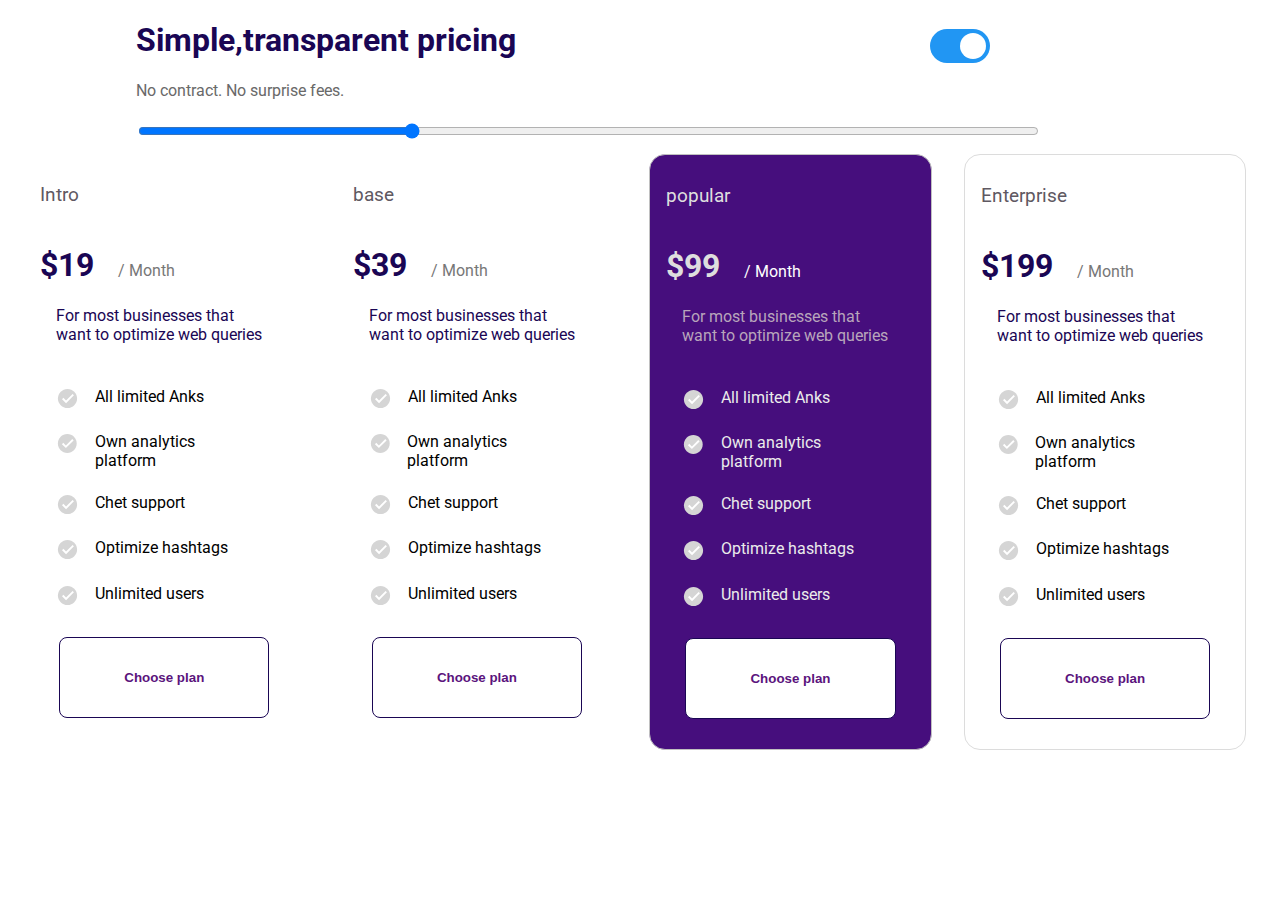
<file: page plan.html>
<!DOCTYPE html>
<html lang="en">
<head>
    <meta charset="UTF-8">
    <link rel="preconnect" href="https://fonts.googleapis.com">
    <link rel="preconnect" href="https://fonts.gstatic.com" crossorigin>
    <link href="https://fonts.googleapis.com/css2?family=Roboto:wght@100;300;900&display=swap" rel="stylesheet">
    <link rel="stylesheet" type="text/css" href="headerstyle.css">
    <link rel="stylesheet" type="text/css" href="stylehover.css">
    <link rel="stylesheet" type="text/css" href="responsive.css">
    <link rel="stylesheet" type="text/css" href="internalstylecard.css">
    <meta name="viewport" content="initial-scale=1, width=device-width" />
    <title>Title</title>
</head>
<body>
<div class="container">

<div class="button-Sliding">

    <label class="switch">
        <input type="checkbox" checked>
        <span class="slider round"></span>
    </label>
</div>

  <div class="text-header">
  <h1>Simple,transparent pricing </h1>
      <h4> No contract. No surprise fees.</h4>
      <input id="rang-user" type="range"  value="30">
  </div>


    <div class="container-card">
        <div class="card-intro">
            <div class="content-card-intro">
         <h3>Intro</h3>
            <h1> $19 <span style="font-size: 1rem;font-weight: lighter;color: #777777"> / Month</span></h1>
            <h4> For most businesses that want to optimize web queries</h4>
                <div class="content-line">
            <svg xmlns="http://www.w3.org/2000/svg" x="0px" y="0px"
                 width="23" height="23"
                 viewBox="0 0 172 172"
                 style=" fill:#000000;"><g fill="none" fill-rule="nonzero" stroke="none" stroke-width="1" stroke-linecap="butt" stroke-linejoin="miter" stroke-miterlimit="10" stroke-dasharray="" stroke-dashoffset="0" font-family="none" font-weight="none" font-size="none" text-anchor="none" style="mix-blend-mode: normal"><path d="M0,172v-172h172v172z" fill="none"></path><g><path d="M157.66667,86c0,39.57792 -32.08875,71.66667 -71.66667,71.66667c-39.57792,0 -71.66667,-32.08875 -71.66667,-71.66667c0,-39.57792 32.08875,-71.66667 71.66667,-71.66667c39.57792,0 71.66667,32.08875 71.66667,71.66667z" fill="#d5d5d5"></path><path d="M123.93317,52.2665l-48.62583,48.68317l-20.07383,-20.0165l-10.13367,10.13367l30.22183,30.15017l58.74875,-58.81683z" fill="#ffffff"></path></g></g></svg>
            <span>All limited Anks</span>
           </div>
                <div class="content-line">
                    <svg xmlns="http://www.w3.org/2000/svg" x="0px" y="0px"
                         width="23" height="23"
                         viewBox="0 0 172 172"
                         style=" fill:#000000;"><g fill="none" fill-rule="nonzero" stroke="none" stroke-width="1" stroke-linecap="butt" stroke-linejoin="miter" stroke-miterlimit="10" stroke-dasharray="" stroke-dashoffset="0" font-family="none" font-weight="none" font-size="none" text-anchor="none" style="mix-blend-mode: normal"><path d="M0,172v-172h172v172z" fill="none"></path><g><path d="M157.66667,86c0,39.57792 -32.08875,71.66667 -71.66667,71.66667c-39.57792,0 -71.66667,-32.08875 -71.66667,-71.66667c0,-39.57792 32.08875,-71.66667 71.66667,-71.66667c39.57792,0 71.66667,32.08875 71.66667,71.66667z" fill="#d5d5d5"></path><path d="M123.93317,52.2665l-48.62583,48.68317l-20.07383,-20.0165l-10.13367,10.13367l30.22183,30.15017l58.74875,-58.81683z" fill="#ffffff"></path></g></g></svg>
                    <span>Own analytics platform</span>
                </div>
                <div class="content-line">
                    <svg xmlns="http://www.w3.org/2000/svg" x="0px" y="0px"
                         width="23" height="23"
                         viewBox="0 0 172 172"
                         style=" fill:#000000;"><g fill="none" fill-rule="nonzero" stroke="none" stroke-width="1" stroke-linecap="butt" stroke-linejoin="miter" stroke-miterlimit="10" stroke-dasharray="" stroke-dashoffset="0" font-family="none" font-weight="none" font-size="none" text-anchor="none" style="mix-blend-mode: normal"><path d="M0,172v-172h172v172z" fill="none"></path><g><path d="M157.66667,86c0,39.57792 -32.08875,71.66667 -71.66667,71.66667c-39.57792,0 -71.66667,-32.08875 -71.66667,-71.66667c0,-39.57792 32.08875,-71.66667 71.66667,-71.66667c39.57792,0 71.66667,32.08875 71.66667,71.66667z" fill="#d5d5d5"></path><path d="M123.93317,52.2665l-48.62583,48.68317l-20.07383,-20.0165l-10.13367,10.13367l30.22183,30.15017l58.74875,-58.81683z" fill="#ffffff"></path></g></g></svg>
                    <span>Chet support</span>
                </div>
                <div class="content-line">
                    <svg xmlns="http://www.w3.org/2000/svg" x="0px" y="0px"
                         width="23" height="23"
                         viewBox="0 0 172 172"
                         style=" fill:#000000;"><g fill="none" fill-rule="nonzero" stroke="none" stroke-width="1" stroke-linecap="butt" stroke-linejoin="miter" stroke-miterlimit="10" stroke-dasharray="" stroke-dashoffset="0" font-family="none" font-weight="none" font-size="none" text-anchor="none" style="mix-blend-mode: normal"><path d="M0,172v-172h172v172z" fill="none"></path><g><path d="M157.66667,86c0,39.57792 -32.08875,71.66667 -71.66667,71.66667c-39.57792,0 -71.66667,-32.08875 -71.66667,-71.66667c0,-39.57792 32.08875,-71.66667 71.66667,-71.66667c39.57792,0 71.66667,32.08875 71.66667,71.66667z" fill="#d5d5d5"></path><path d="M123.93317,52.2665l-48.62583,48.68317l-20.07383,-20.0165l-10.13367,10.13367l30.22183,30.15017l58.74875,-58.81683z" fill="#ffffff"></path></g></g></svg>
                    <span>Optimize hashtags</span>
                </div>
                <div class="content-line">
                    <svg xmlns="http://www.w3.org/2000/svg" x="0px" y="0px"
                         width="23" height="23"
                         viewBox="0 0 172 172"
                         style=" fill:#000000;"><g fill="none" fill-rule="nonzero" stroke="none" stroke-width="1" stroke-linecap="butt" stroke-linejoin="miter" stroke-miterlimit="10" stroke-dasharray="" stroke-dashoffset="0" font-family="none" font-weight="none" font-size="none" text-anchor="none" style="mix-blend-mode: normal"><path d="M0,172v-172h172v172z" fill="none"></path><g><path d="M157.66667,86c0,39.57792 -32.08875,71.66667 -71.66667,71.66667c-39.57792,0 -71.66667,-32.08875 -71.66667,-71.66667c0,-39.57792 32.08875,-71.66667 71.66667,-71.66667c39.57792,0 71.66667,32.08875 71.66667,71.66667z" fill="#d5d5d5"></path><path d="M123.93317,52.2665l-48.62583,48.68317l-20.07383,-20.0165l-10.13367,10.13367l30.22183,30.15017l58.74875,-58.81683z" fill="#ffffff"></path></g></g></svg>
                    <span>Unlimited users</span>
                </div>
            <button> Choose plan</button>

            </div>
        </div>


        <div class="card-base">
            <div class="content-card-base">
                <h3>base</h3>
                <h1> $39 <span style="font-size: 1rem;font-weight: lighter;color: #777777"> / Month</span></h1>
                <h4> For most businesses that want to optimize web queries</h4>
                <div class="content-line">
                    <svg xmlns="http://www.w3.org/2000/svg" x="0px" y="0px"
                         width="23" height="23"
                         viewBox="0 0 172 172"
                         style=" fill:#000000;"><g fill="none" fill-rule="nonzero" stroke="none" stroke-width="1" stroke-linecap="butt" stroke-linejoin="miter" stroke-miterlimit="10" stroke-dasharray="" stroke-dashoffset="0" font-family="none" font-weight="none" font-size="none" text-anchor="none" style="mix-blend-mode: normal"><path d="M0,172v-172h172v172z" fill="none"></path><g><path d="M157.66667,86c0,39.57792 -32.08875,71.66667 -71.66667,71.66667c-39.57792,0 -71.66667,-32.08875 -71.66667,-71.66667c0,-39.57792 32.08875,-71.66667 71.66667,-71.66667c39.57792,0 71.66667,32.08875 71.66667,71.66667z" fill="#d5d5d5"></path><path d="M123.93317,52.2665l-48.62583,48.68317l-20.07383,-20.0165l-10.13367,10.13367l30.22183,30.15017l58.74875,-58.81683z" fill="#ffffff"></path></g></g></svg>
                    <span>All limited Anks</span>
                </div>
                <div class="content-line">
                    <svg xmlns="http://www.w3.org/2000/svg" x="0px" y="0px"
                         width="23" height="23"
                         viewBox="0 0 172 172"
                         style=" fill:#000000;"><g fill="none" fill-rule="nonzero" stroke="none" stroke-width="1" stroke-linecap="butt" stroke-linejoin="miter" stroke-miterlimit="10" stroke-dasharray="" stroke-dashoffset="0" font-family="none" font-weight="none" font-size="none" text-anchor="none" style="mix-blend-mode: normal"><path d="M0,172v-172h172v172z" fill="none"></path><g><path d="M157.66667,86c0,39.57792 -32.08875,71.66667 -71.66667,71.66667c-39.57792,0 -71.66667,-32.08875 -71.66667,-71.66667c0,-39.57792 32.08875,-71.66667 71.66667,-71.66667c39.57792,0 71.66667,32.08875 71.66667,71.66667z" fill="#d5d5d5"></path><path d="M123.93317,52.2665l-48.62583,48.68317l-20.07383,-20.0165l-10.13367,10.13367l30.22183,30.15017l58.74875,-58.81683z" fill="#ffffff"></path></g></g></svg>
                    <span>Own analytics platform</span>
                </div>
                <div class="content-line">
                    <svg xmlns="http://www.w3.org/2000/svg" x="0px" y="0px"
                         width="23" height="23"
                         viewBox="0 0 172 172"
                         style=" fill:#000000;"><g fill="none" fill-rule="nonzero" stroke="none" stroke-width="1" stroke-linecap="butt" stroke-linejoin="miter" stroke-miterlimit="10" stroke-dasharray="" stroke-dashoffset="0" font-family="none" font-weight="none" font-size="none" text-anchor="none" style="mix-blend-mode: normal"><path d="M0,172v-172h172v172z" fill="none"></path><g><path d="M157.66667,86c0,39.57792 -32.08875,71.66667 -71.66667,71.66667c-39.57792,0 -71.66667,-32.08875 -71.66667,-71.66667c0,-39.57792 32.08875,-71.66667 71.66667,-71.66667c39.57792,0 71.66667,32.08875 71.66667,71.66667z" fill="#d5d5d5"></path><path d="M123.93317,52.2665l-48.62583,48.68317l-20.07383,-20.0165l-10.13367,10.13367l30.22183,30.15017l58.74875,-58.81683z" fill="#ffffff"></path></g></g></svg>
                    <span>Chet support</span>
                </div>
                <div class="content-line">
                    <svg xmlns="http://www.w3.org/2000/svg" x="0px" y="0px"
                         width="23" height="23"
                         viewBox="0 0 172 172"
                         style=" fill:#000000;"><g fill="none" fill-rule="nonzero" stroke="none" stroke-width="1" stroke-linecap="butt" stroke-linejoin="miter" stroke-miterlimit="10" stroke-dasharray="" stroke-dashoffset="0" font-family="none" font-weight="none" font-size="none" text-anchor="none" style="mix-blend-mode: normal"><path d="M0,172v-172h172v172z" fill="none"></path><g><path d="M157.66667,86c0,39.57792 -32.08875,71.66667 -71.66667,71.66667c-39.57792,0 -71.66667,-32.08875 -71.66667,-71.66667c0,-39.57792 32.08875,-71.66667 71.66667,-71.66667c39.57792,0 71.66667,32.08875 71.66667,71.66667z" fill="#d5d5d5"></path><path d="M123.93317,52.2665l-48.62583,48.68317l-20.07383,-20.0165l-10.13367,10.13367l30.22183,30.15017l58.74875,-58.81683z" fill="#ffffff"></path></g></g></svg>
                    <span>Optimize hashtags</span>
                </div>
                <div class="content-line">
                    <svg xmlns="http://www.w3.org/2000/svg" x="0px" y="0px"
                         width="23" height="23"
                         viewBox="0 0 172 172"
                         style=" fill:#000000;"><g fill="none" fill-rule="nonzero" stroke="none" stroke-width="1" stroke-linecap="butt" stroke-linejoin="miter" stroke-miterlimit="10" stroke-dasharray="" stroke-dashoffset="0" font-family="none" font-weight="none" font-size="none" text-anchor="none" style="mix-blend-mode: normal"><path d="M0,172v-172h172v172z" fill="none"></path><g><path d="M157.66667,86c0,39.57792 -32.08875,71.66667 -71.66667,71.66667c-39.57792,0 -71.66667,-32.08875 -71.66667,-71.66667c0,-39.57792 32.08875,-71.66667 71.66667,-71.66667c39.57792,0 71.66667,32.08875 71.66667,71.66667z" fill="#d5d5d5"></path><path d="M123.93317,52.2665l-48.62583,48.68317l-20.07383,-20.0165l-10.13367,10.13367l30.22183,30.15017l58.74875,-58.81683z" fill="#ffffff"></path></g></g></svg>
                    <span>Unlimited users</span>
                </div>
                <button> Choose plan</button>

            </div>
        </div>

        <div class="card-popular">
            <div class="content-card-popular">
                <h3 style="color: #dedede">popular</h3>
                <h1 style="color: #dedede"> $99 <span style="font-size: 1rem;font-weight: lighter;color: white"> / Month</span></h1>
                <h4 style="color: #b8a5bb"> For most businesses that want to optimize web queries</h4>
                <div class="content-line">
                    <svg xmlns="http://www.w3.org/2000/svg" x="0px" y="0px"
                         width="23" height="23"
                         viewBox="0 0 172 172"
                         style=" fill:#000000;"><g fill="none" fill-rule="nonzero" stroke="none" stroke-width="1" stroke-linecap="butt" stroke-linejoin="miter" stroke-miterlimit="10" stroke-dasharray="" stroke-dashoffset="0" font-family="none" font-weight="none" font-size="none" text-anchor="none" style="mix-blend-mode: normal"><path d="M0,172v-172h172v172z" fill="none"></path><g><path d="M157.66667,86c0,39.57792 -32.08875,71.66667 -71.66667,71.66667c-39.57792,0 -71.66667,-32.08875 -71.66667,-71.66667c0,-39.57792 32.08875,-71.66667 71.66667,-71.66667c39.57792,0 71.66667,32.08875 71.66667,71.66667z" fill="#d5d5d5"></path><path d="M123.93317,52.2665l-48.62583,48.68317l-20.07383,-20.0165l-10.13367,10.13367l30.22183,30.15017l58.74875,-58.81683z" fill="#ffffff"></path></g></g></svg>
                    <span>All limited Anks</span>
                </div>
                <div class="content-line">
                    <svg xmlns="http://www.w3.org/2000/svg" x="0px" y="0px"
                         width="23" height="23"
                         viewBox="0 0 172 172"
                         style=" fill:#000000;"><g fill="none" fill-rule="nonzero" stroke="none" stroke-width="1" stroke-linecap="butt" stroke-linejoin="miter" stroke-miterlimit="10" stroke-dasharray="" stroke-dashoffset="0" font-family="none" font-weight="none" font-size="none" text-anchor="none" style="mix-blend-mode: normal"><path d="M0,172v-172h172v172z" fill="none"></path><g><path d="M157.66667,86c0,39.57792 -32.08875,71.66667 -71.66667,71.66667c-39.57792,0 -71.66667,-32.08875 -71.66667,-71.66667c0,-39.57792 32.08875,-71.66667 71.66667,-71.66667c39.57792,0 71.66667,32.08875 71.66667,71.66667z" fill="#d5d5d5"></path><path d="M123.93317,52.2665l-48.62583,48.68317l-20.07383,-20.0165l-10.13367,10.13367l30.22183,30.15017l58.74875,-58.81683z" fill="#ffffff"></path></g></g></svg>
                    <span>Own analytics platform</span>
                </div>
                <div class="content-line">
                    <svg xmlns="http://www.w3.org/2000/svg" x="0px" y="0px"
                         width="23" height="23"
                         viewBox="0 0 172 172"
                         style=" fill:#000000;"><g fill="none" fill-rule="nonzero" stroke="none" stroke-width="1" stroke-linecap="butt" stroke-linejoin="miter" stroke-miterlimit="10" stroke-dasharray="" stroke-dashoffset="0" font-family="none" font-weight="none" font-size="none" text-anchor="none" style="mix-blend-mode: normal"><path d="M0,172v-172h172v172z" fill="none"></path><g><path d="M157.66667,86c0,39.57792 -32.08875,71.66667 -71.66667,71.66667c-39.57792,0 -71.66667,-32.08875 -71.66667,-71.66667c0,-39.57792 32.08875,-71.66667 71.66667,-71.66667c39.57792,0 71.66667,32.08875 71.66667,71.66667z" fill="#d5d5d5"></path><path d="M123.93317,52.2665l-48.62583,48.68317l-20.07383,-20.0165l-10.13367,10.13367l30.22183,30.15017l58.74875,-58.81683z" fill="#ffffff"></path></g></g></svg>
                    <span>Chet support</span>
                </div>
                <div class="content-line">
                    <svg xmlns="http://www.w3.org/2000/svg" x="0px" y="0px"
                         width="23" height="23"
                         viewBox="0 0 172 172"
                         style=" fill:#000000;"><g fill="none" fill-rule="nonzero" stroke="none" stroke-width="1" stroke-linecap="butt" stroke-linejoin="miter" stroke-miterlimit="10" stroke-dasharray="" stroke-dashoffset="0" font-family="none" font-weight="none" font-size="none" text-anchor="none" style="mix-blend-mode: normal"><path d="M0,172v-172h172v172z" fill="none"></path><g><path d="M157.66667,86c0,39.57792 -32.08875,71.66667 -71.66667,71.66667c-39.57792,0 -71.66667,-32.08875 -71.66667,-71.66667c0,-39.57792 32.08875,-71.66667 71.66667,-71.66667c39.57792,0 71.66667,32.08875 71.66667,71.66667z" fill="#d5d5d5"></path><path d="M123.93317,52.2665l-48.62583,48.68317l-20.07383,-20.0165l-10.13367,10.13367l30.22183,30.15017l58.74875,-58.81683z" fill="#ffffff"></path></g></g></svg>
                    <span>Optimize hashtags</span>
                </div>
                <div class="content-line">
                    <svg xmlns="http://www.w3.org/2000/svg" x="0px" y="0px"
                         width="23" height="23"
                         viewBox="0 0 172 172"
                         style=" fill:#000000;"><g fill="none" fill-rule="nonzero" stroke="none" stroke-width="1" stroke-linecap="butt" stroke-linejoin="miter" stroke-miterlimit="10" stroke-dasharray="" stroke-dashoffset="0" font-family="none" font-weight="none" font-size="none" text-anchor="none" style="mix-blend-mode: normal"><path d="M0,172v-172h172v172z" fill="none"></path><g><path d="M157.66667,86c0,39.57792 -32.08875,71.66667 -71.66667,71.66667c-39.57792,0 -71.66667,-32.08875 -71.66667,-71.66667c0,-39.57792 32.08875,-71.66667 71.66667,-71.66667c39.57792,0 71.66667,32.08875 71.66667,71.66667z" fill="#d5d5d5"></path><path d="M123.93317,52.2665l-48.62583,48.68317l-20.07383,-20.0165l-10.13367,10.13367l30.22183,30.15017l58.74875,-58.81683z" fill="#ffffff"></path></g></g></svg>
                    <span>Unlimited users</span>
                </div>
                <button class="button-popular"> Choose plan</button>

            </div>
        </div>

        <div class="card-enterprise">
            <div class="content-card-enterprise">
                <h3>Enterprise</h3>
                <h1> $199 <span style="font-size: 1rem;font-weight: lighter;color: #777777"> / Month</span></h1>
                <h4> For most businesses that want to optimize web queries</h4>
                <div class="content-line">
                    <svg xmlns="http://www.w3.org/2000/svg" x="0px" y="0px"
                         width="23" height="23"
                         viewBox="0 0 172 172"
                         style=" fill:#000000;"><g fill="none" fill-rule="nonzero" stroke="none" stroke-width="1" stroke-linecap="butt" stroke-linejoin="miter" stroke-miterlimit="10" stroke-dasharray="" stroke-dashoffset="0" font-family="none" font-weight="none" font-size="none" text-anchor="none" style="mix-blend-mode: normal"><path d="M0,172v-172h172v172z" fill="none"></path><g><path d="M157.66667,86c0,39.57792 -32.08875,71.66667 -71.66667,71.66667c-39.57792,0 -71.66667,-32.08875 -71.66667,-71.66667c0,-39.57792 32.08875,-71.66667 71.66667,-71.66667c39.57792,0 71.66667,32.08875 71.66667,71.66667z" fill="#d5d5d5"></path><path d="M123.93317,52.2665l-48.62583,48.68317l-20.07383,-20.0165l-10.13367,10.13367l30.22183,30.15017l58.74875,-58.81683z" fill="#ffffff"></path></g></g></svg>
                    <span>All limited Anks</span>
                </div>
                <div class="content-line">
                    <svg xmlns="http://www.w3.org/2000/svg" x="0px" y="0px"
                         width="23" height="23"
                         viewBox="0 0 172 172"
                         style=" fill:#000000;"><g fill="none" fill-rule="nonzero" stroke="none" stroke-width="1" stroke-linecap="butt" stroke-linejoin="miter" stroke-miterlimit="10" stroke-dasharray="" stroke-dashoffset="0" font-family="none" font-weight="none" font-size="none" text-anchor="none" style="mix-blend-mode: normal"><path d="M0,172v-172h172v172z" fill="none"></path><g><path d="M157.66667,86c0,39.57792 -32.08875,71.66667 -71.66667,71.66667c-39.57792,0 -71.66667,-32.08875 -71.66667,-71.66667c0,-39.57792 32.08875,-71.66667 71.66667,-71.66667c39.57792,0 71.66667,32.08875 71.66667,71.66667z" fill="#d5d5d5"></path><path d="M123.93317,52.2665l-48.62583,48.68317l-20.07383,-20.0165l-10.13367,10.13367l30.22183,30.15017l58.74875,-58.81683z" fill="#ffffff"></path></g></g></svg>
                    <span>Own analytics platform</span>
                </div>
                <div class="content-line">
                    <svg xmlns="http://www.w3.org/2000/svg" x="0px" y="0px"
                         width="23" height="23"
                         viewBox="0 0 172 172"
                         style=" fill:#000000;"><g fill="none" fill-rule="nonzero" stroke="none" stroke-width="1" stroke-linecap="butt" stroke-linejoin="miter" stroke-miterlimit="10" stroke-dasharray="" stroke-dashoffset="0" font-family="none" font-weight="none" font-size="none" text-anchor="none" style="mix-blend-mode: normal"><path d="M0,172v-172h172v172z" fill="none"></path><g><path d="M157.66667,86c0,39.57792 -32.08875,71.66667 -71.66667,71.66667c-39.57792,0 -71.66667,-32.08875 -71.66667,-71.66667c0,-39.57792 32.08875,-71.66667 71.66667,-71.66667c39.57792,0 71.66667,32.08875 71.66667,71.66667z" fill="#d5d5d5"></path><path d="M123.93317,52.2665l-48.62583,48.68317l-20.07383,-20.0165l-10.13367,10.13367l30.22183,30.15017l58.74875,-58.81683z" fill="#ffffff"></path></g></g></svg>
                    <span>Chet support</span>
                </div>
                <div class="content-line">
                    <svg xmlns="http://www.w3.org/2000/svg" x="0px" y="0px"
                         width="23" height="23"
                         viewBox="0 0 172 172"
                         style=" fill:#000000;"><g fill="none" fill-rule="nonzero" stroke="none" stroke-width="1" stroke-linecap="butt" stroke-linejoin="miter" stroke-miterlimit="10" stroke-dasharray="" stroke-dashoffset="0" font-family="none" font-weight="none" font-size="none" text-anchor="none" style="mix-blend-mode: normal"><path d="M0,172v-172h172v172z" fill="none"></path><g><path d="M157.66667,86c0,39.57792 -32.08875,71.66667 -71.66667,71.66667c-39.57792,0 -71.66667,-32.08875 -71.66667,-71.66667c0,-39.57792 32.08875,-71.66667 71.66667,-71.66667c39.57792,0 71.66667,32.08875 71.66667,71.66667z" fill="#d5d5d5"></path><path d="M123.93317,52.2665l-48.62583,48.68317l-20.07383,-20.0165l-10.13367,10.13367l30.22183,30.15017l58.74875,-58.81683z" fill="#ffffff"></path></g></g></svg>
                    <span>Optimize hashtags</span>
                </div>
                <div class="content-line">
                    <svg xmlns="http://www.w3.org/2000/svg" x="0px" y="0px"
                         width="23" height="23"
                         viewBox="0 0 172 172"
                         style=" fill:#000000;"><g fill="none" fill-rule="nonzero" stroke="none" stroke-width="1" stroke-linecap="butt" stroke-linejoin="miter" stroke-miterlimit="10" stroke-dasharray="" stroke-dashoffset="0" font-family="none" font-weight="none" font-size="none" text-anchor="none" style="mix-blend-mode: normal"><path d="M0,172v-172h172v172z" fill="none"></path><g><path d="M157.66667,86c0,39.57792 -32.08875,71.66667 -71.66667,71.66667c-39.57792,0 -71.66667,-32.08875 -71.66667,-71.66667c0,-39.57792 32.08875,-71.66667 71.66667,-71.66667c39.57792,0 71.66667,32.08875 71.66667,71.66667z" fill="#d5d5d5"></path><path d="M123.93317,52.2665l-48.62583,48.68317l-20.07383,-20.0165l-10.13367,10.13367l30.22183,30.15017l58.74875,-58.81683z" fill="#ffffff"></path></g></g></svg>
                    <span>Unlimited users</span>
                </div>
                <button class="button-enterprise "> Choose plan</button>

            </div>
        </div>

    </div>












</div>

</body>
</html>
</file>
<file: headerstyle.css>
html, body {
    font-family: 'Roboto', sans-serif;
    height: 100%;
    width: 98vw;


}
/*header style*/
.button-Sliding {
    display: flex;
    float: right;
    margin: 0.5rem 17rem 2rem 2rem;
}
.text-header{
    margin-left: 8rem;
}
.text-header h1 {
    color: #1a0654;
}

.text-header h4 {
    color: dimgrey;
    font-weight: normal;
}

#rang-user {
    width: 80%;
}

/*style button sliding*/

.switch {
    position: relative;
    display: inline-block;
    width: 60px;
    height: 34px;
}

.switch input {
    opacity: 0;
    width: 0;
    height: 0;
}

.slider {
    position: absolute;
    cursor: pointer;
    top: 0;
    left: 0;
    right: 0;
    bottom: 0;
    background-color: #ccc;
    -webkit-transition: .4s;
    transition: .4s;
}

.slider:before {
    position: absolute;
    content: "";
    height: 26px;
    width: 26px;
    left: 4px;
    bottom: 4px;
    background-color: white;
    -webkit-transition: .4s;
    transition: .4s;
}

input:checked + .slider {
    background-color: #2196F3;
}

input:focus + .slider {
    box-shadow: 0 0 1px #2196F3;
}

input:checked + .slider:before {
    -webkit-transform: translateX(26px);
    -ms-transform: translateX(26px);
    transform: translateX(26px);
}

/* Rounded sliders */
.slider.round {
    border-radius: 34px;
}

.slider.round:before {
    border-radius: 50%;
}
</file>
<file: stylehover.css>
.card-intro:hover {
    border: 0.01rem #dedede solid;
    transform: perspective(500px)translateZ(0.09rem)
    rotateY(2deg) rotateX(1deg);

}
.card-base:hover {
    border: 0.01rem #dedede solid;
    transform: perspective(500px)translateZ(0.09rem)
    rotateY(2deg) rotateX(1deg);

}
.card-popular:hover {
    transform: perspective(500px)translateZ(0.09rem)
    rotateY(2deg) rotateX(1deg);
    background-color: #aa68c2;
}

.card-enterprise:hover{
    transform: perspective(500px)translateZ(0.09rem)
    rotateY(2deg) rotateX(1deg);
}

button:hover {
    color: #dddddd;
    background-color: #460e7d;

}
.button-popular:hover {
    color: #1a0654;
    background-color: #deb8f7;

}
</file>
<file: responsive.css>
@media screen and (max-width: 1280px){
    .container-card {
        display: flex;
        flex-wrap: wrap;
    }
  .card-intro {
      flex: 1;

  }
  .card-base {
      flex: 1;
  }
  .card-popular {
      flex: 1;
  }
  .card-enterprise {
      flex: 1;
  }


    button:hover {
        color: #dddddd;
        background-color: #460e7d;

    }
    .button-popular:hover {
        color: #1a0654;
        background-color: #deb8f7;

    }
}

@media screen and (max-width: 570px){
    .button-Sliding {
        display: flex;
        float: right;
        margin: 0.5rem 5rem 0.2rem 0.2rem;
    }
    .text-header{
        margin-left: 1rem;
    }
    .text-header h1 {
        color: #1a0654;
    }

    .text-header h4 {
        color: dimgrey;
        font-weight: normal;
    }

    #rang-user {
        width: 80%;
    }
    button:hover {
        color: #dddddd;
        background-color: #460e7d;

    }
    .button-popular:hover {
        color: #1a0654;
        background-color: #deb8f7;

    }
}
</file>
<file: internalstylecard.css>
.container-card {
    display: flex;
}


.container-card div {
    /*padding: 3rem 2rem 5rem 3rem;*/
    margin: 0.7rem 1rem 0.7rem 1rem ;

}
.container-card span {
    margin-left: 1rem;

}
.container-card h3 {
    font-weight: unset;
    color: #5f5962;
}
.container-card h4 {
    font-weight: normal;
    color: #1a0654;
}
.container-card h1 {
    font-size: 2rem;
    color: #1a0654;
}
.card-intro {
    /*border: 0.07rem silver solid;*/
    border-radius: 1rem;
    flex: 1;
}
.card-base {
    /*border: 0.07rem silver solid;*/
    border-radius: 1rem;
    flex: 1
}
.card-popular{
    border: 0.07rem silver solid;
    border-radius: 1rem;
    background-color: #460e7d;
    color: #ebebeb;
    flex: 1
}
/*.h1-popular{*/
/*    font-size: 2rem;*/
/*    font-weight: bolder;*/
/*    color: #dddddd;*/
/*}*/
/*.span-popular {*/
/*    font-size: 1rem;*/
/*    font-weight: lighter;*/
/*    color: #777777;*/
/*}*/
.card-enterprise {
    border: 0.01rem gainsboro solid;
    border-radius: 1rem;
    flex: 1
}
.container-card span {
    margin-right: 1rem;
}
button {
    /*width: 80%;*/
    height: 9vh;
    background-color: white;
    border: 0.03rem #1a0654 solid;
    border-radius: 0.50rem;
    margin: 1.2rem ;
    color: #5b147d;
    font-weight: bolder;
    /*margin: 1rem 0rem 1rem 2rem;*/
}
.content-card-intro {
    display: flex;
    flex-direction: column;

}
.content-card-base {
    display: flex;
    flex-direction: column;

}
.content-card-popular {
    display: flex;
    flex-direction: column;
}
.content-card-enterprise {
    display: flex;
    flex-direction: column;
}
.content-line {
    display: flex;
}
.container-card h4 {
    margin: 0 1rem 2rem 1rem;
}
</file>
